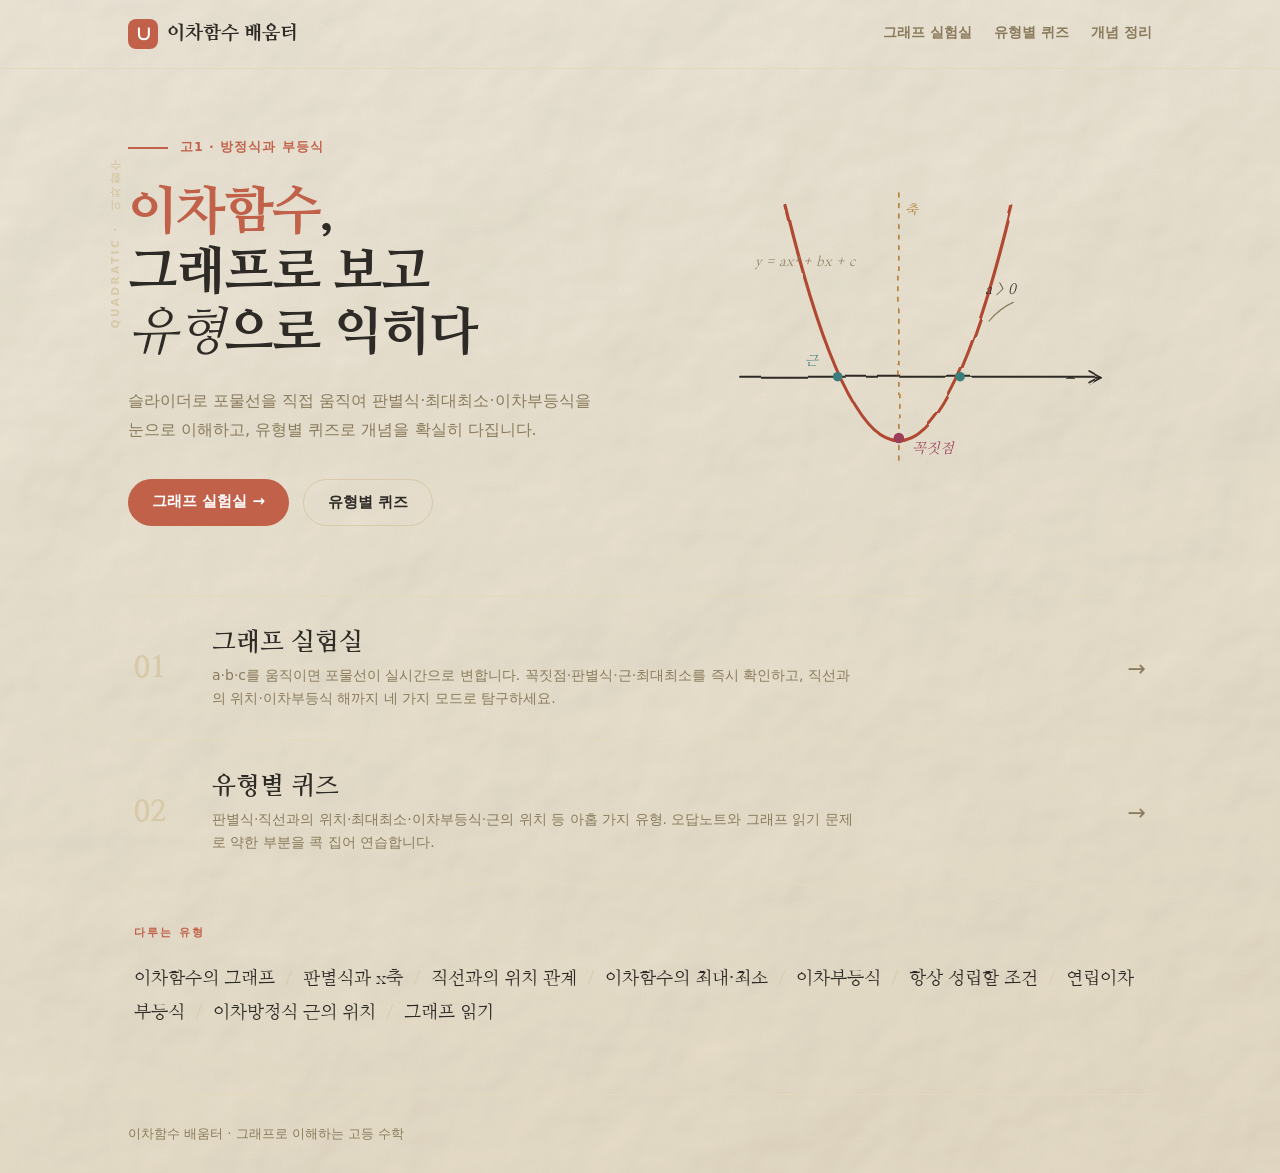
<file: index.html>
<!DOCTYPE html>
<html lang="ko">
<head>
    <meta charset="UTF-8">
    <meta name="viewport" content="width=device-width, initial-scale=1.0">
    <title>이차함수 배움터</title>
    <link rel="stylesheet" href="style.css">
</head>
<body class="home">
    <nav class="navbar">
        <div class="wrap">
            <a href="index.html" class="brand"><span class="logo">∪</span> 이차함수 배움터</a>
            <div class="nav-links">
                <a href="grapher.html">그래프 실험실</a>
                <a href="quiz.html">유형별 퀴즈</a>
                <a href="concept.html">개념 정리</a>
            </div>
        </div>
    </nav>

    <div class="wrap">
        <!-- 히어로 -->
        <section class="hero-split">
            <span class="side-label">Quadratic · 이차함수</span>

            <div class="hero-left">
                <div class="eyebrow-row"><span class="rule"></span><span class="txt">고1 · 방정식과 부등식</span></div>
                <h1><span class="hl">이차함수</span>,<br>그래프로 보고<br><em>유형</em>으로 익히다</h1>
                <p class="hero-lead">슬라이더로 포물선을 직접 움직여 판별식·최대최소·이차부등식을 눈으로 이해하고, 유형별 퀴즈로 개념을 확실히 다집니다.</p>
                <div class="hero-cta">
                    <a href="grapher.html" class="btn-solid">그래프 실험실 →</a>
                    <a href="quiz.html" class="btn-line">유형별 퀴즈</a>
                </div>
            </div>

            <div class="hero-right">
                <!-- 손그림 잉크 포물선 스케치 -->
                <svg class="sketch" viewBox="0 0 460 380" fill="none" aria-hidden="true">
                    <defs>
                        <filter id="ink" x="-20%" y="-20%" width="140%" height="140%">
                            <feTurbulence type="fractalNoise" baseFrequency="0.016" numOctaves="2" seed="7" result="n"/>
                            <feDisplacementMap in="SourceGraphic" in2="n" scale="4.5"/>
                        </filter>
                    </defs>
                    <!-- 축 + 포물선 (거친 잉크 필터) -->
                    <g filter="url(#ink)" stroke-linecap="round" fill="none">
                        <path d="M44 236 H420" stroke="#2E2A25" stroke-width="2.2"/>
                        <path d="M420 236 l-11 -6 M420 236 l-11 6" stroke="#2E2A25" stroke-width="2"/>
                        <path d="M210 44 V330" stroke="#B0792E" stroke-width="1.6" stroke-dasharray="4 7"/>
                        <path d="M92 58 Q210 548 328 58" stroke="#B14A32" stroke-width="3.4"/>
                    </g>
                    <!-- 점 -->
                    <circle cx="210" cy="300" r="5.5" fill="#9B3D5B"/>
                    <circle cx="146" cy="236" r="5" fill="#3A7D7B"/>
                    <circle cx="274" cy="236" r="5" fill="#3A7D7B"/>
                    <!-- 손글씨풍 주석 (명조 이탤릭) -->
                    <g font-family="'Nanum Myeongjo', Georgia, serif" font-style="italic">
                        <text x="224" y="316" font-size="15" fill="#9B3D5B">꼭짓점</text>
                        <text x="216" y="66" font-size="14" fill="#B0792E">축</text>
                        <text x="112" y="224" font-size="14" fill="#3A7D7B">근</text>
                        <text x="300" y="150" font-size="15" fill="#2E2A25">a &gt; 0</text>
                        <text x="60" y="120" font-size="14" fill="#8A7B5C">y = ax² + bx + c</text>
                    </g>
                    <path d="M330 158 q-14 6 -26 20" stroke="#8A7B5C" stroke-width="1.2" fill="none" filter="url(#ink)"/>
                </svg>
            </div>
        </section>

        <!-- 두 기둥 (번호 인덱스) -->
        <section class="pillars">
            <a href="grapher.html" class="pillar">
                <span class="num">01</span>
                <span class="pillar-body">
                    <h3>그래프 실험실</h3>
                    <p>a·b·c를 움직이면 포물선이 실시간으로 변합니다. 꼭짓점·판별식·근·최대최소를 즉시 확인하고, 직선과의 위치·이차부등식 해까지 네 가지 모드로 탐구하세요.</p>
                </span>
                <span class="arrow">→</span>
            </a>
            <a href="quiz.html" class="pillar">
                <span class="num">02</span>
                <span class="pillar-body">
                    <h3>유형별 퀴즈</h3>
                    <p>판별식·직선과의 위치·최대최소·이차부등식·근의 위치 등 아홉 가지 유형. 오답노트와 그래프 읽기 문제로 약한 부분을 콕 집어 연습합니다.</p>
                </span>
                <span class="arrow">→</span>
            </a>
        </section>

        <!-- 다루는 유형 -->
        <section class="types-inline">
            <span class="ti-label">다루는 유형</span>
            <p class="ti-list" id="type-chips"></p>
        </section>
    </div>

    <div class="wrap"><footer>이차함수 배움터 · 그래프로 이해하는 고등 수학</footer></div>

    <script src="questions.js"></script>
    <script>
        /* 하단 '다루는 유형' 목록을 questions.js 로부터 생성 */
        document.getElementById('type-chips').innerHTML =
            Q.order.map(id => Q.types[id].name).join('<span class="sep">/</span>');
    </script>
</body>
</html>
</file>
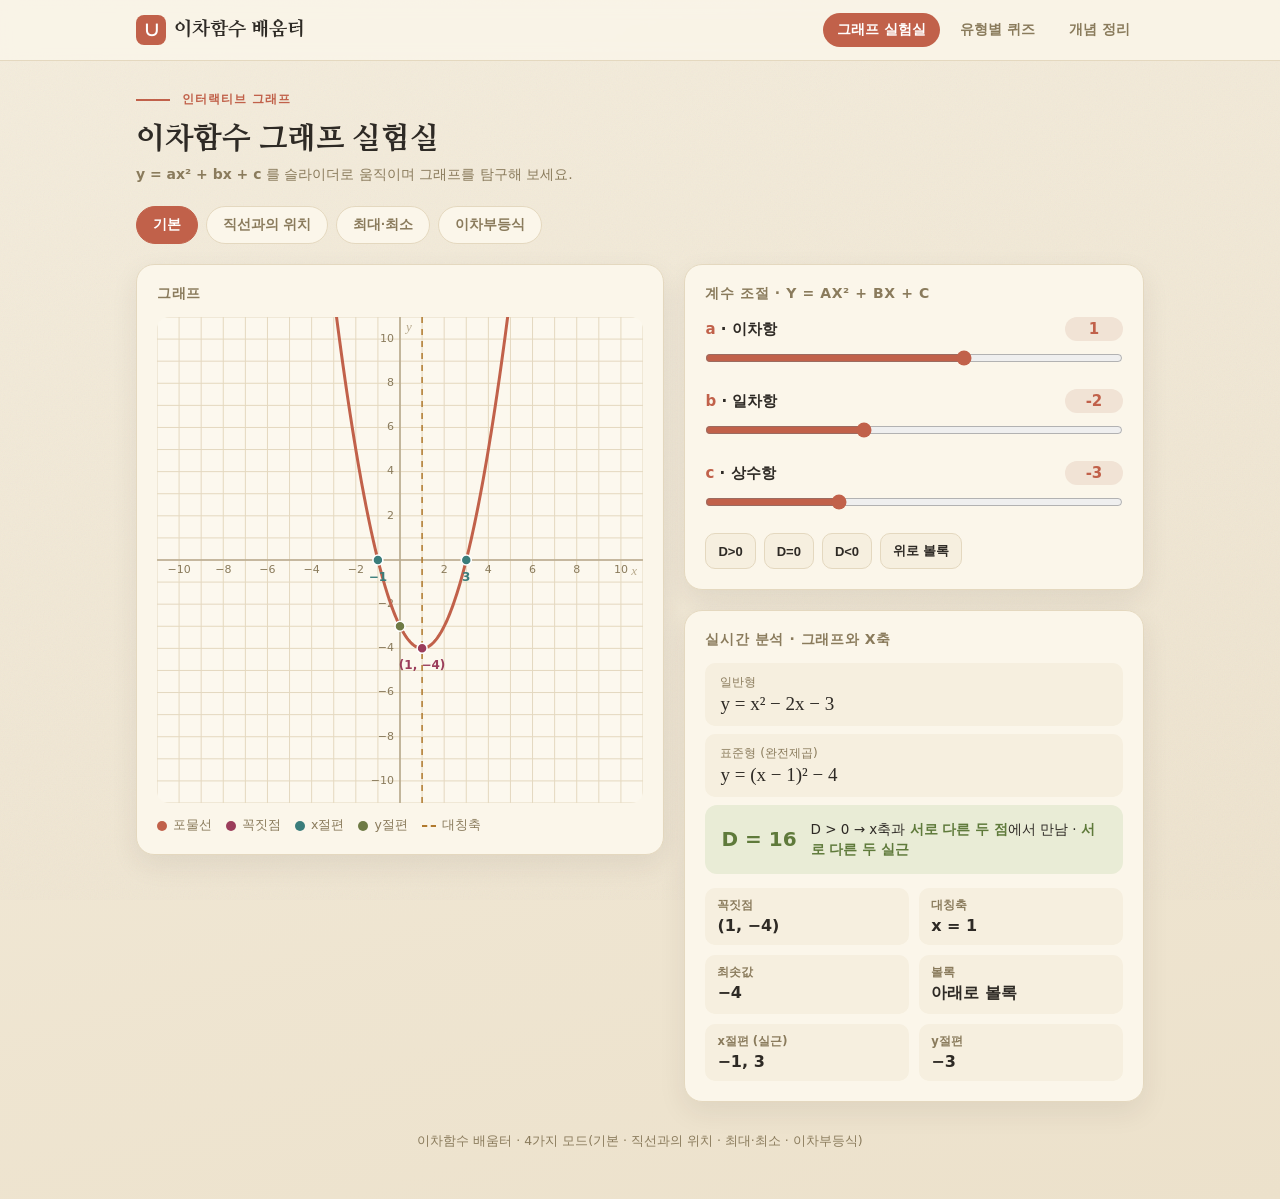
<file: grapher.html>
<!DOCTYPE html>
<html lang="ko">
<head>
<meta charset="UTF-8">
<meta name="viewport" content="width=device-width, initial-scale=1.0">
<title>이차함수 그래프 실험실</title>
<style>
    @import url('https://fonts.googleapis.com/css2?family=Nanum+Myeongjo:wght@400;700;800&display=swap');
    * { margin: 0; padding: 0; box-sizing: border-box; }
    :root {
        --bg: #F4EDDD; --card: #FBF6EA; --ink: #2E2A25; --muted: #8A7B5C; --line: #E4D8BF;
        --accent: #C1614A; --vertex: #9B3D5B; --root: #3A7D7B; --yint: #6E7A45; --axis-sym: #B0792E;
        --line-c: #3E6B8E; --xpt: #A2432F;
        --pos: #5F7A3B; --pos-bg: #E9ECD6; --zero: #B0792E; --zero-bg: #F3E8CE; --neg: #B23A32; --neg-bg: #F6E1D9;
        --serif: 'Nanum Myeongjo', Georgia, serif;
    }
    body {
        font-family: system-ui, 'Apple SD Gothic Neo', 'Malgun Gothic', sans-serif;
        background: linear-gradient(165deg, #F4EDDD 0%, #ECE1CB 100%);
        color: var(--ink); min-height: 100vh; padding: 0 0 48px;
    }
    body::before { content: ''; position: fixed; inset: 0; pointer-events: none; z-index: -1;
        background-image: url("data:image/svg+xml,%3Csvg xmlns='http://www.w3.org/2000/svg' width='140' height='140'%3E%3Cfilter id='n'%3E%3CfeTurbulence type='fractalNoise' baseFrequency='0.85' numOctaves='2' stitchTiles='stitch'/%3E%3C/filter%3E%3Crect width='100%25' height='100%25' filter='url(%23n)' opacity='0.05'/%3E%3C/svg%3E"); }
    .wrap { max-width: 1040px; margin: 0 auto; padding: 0 16px; }

    /* 상단 네비게이션 (사이트 공용) */
    .navbar { background: rgba(251,246,234,0.82); backdrop-filter: blur(8px); border-bottom: 1px solid var(--line);
        position: sticky; top: 0; z-index: 10; margin-bottom: 24px; }
    .navbar .wrap { display: flex; align-items: center; justify-content: space-between; height: 60px; }
    .brand { font-family: var(--serif); font-weight: 800; font-size: 19px; color: var(--ink); text-decoration: none; display: flex; align-items: center; gap: 8px; }
    .brand .logo { width: 30px; height: 30px; border-radius: 8px; background: var(--accent); color: #fff;
        display: grid; place-items: center; font-size: 18px; font-family: Georgia, serif; }
    .nav-links { display: flex; gap: 6px; }
    .nav-links a { text-decoration: none; color: var(--muted); font-weight: 600; font-size: 14px;
        padding: 8px 14px; border-radius: 999px; transition: all .15s ease; }
    .nav-links a:hover { color: var(--accent); background: #F1E3D5; }
    .nav-links a.active { color: #fff; background: var(--accent); }

    header { text-align: left; margin-bottom: 22px; padding-top: 6px; }
    header h1 { font-family: var(--serif); font-weight: 800; font-size: 30px; letter-spacing: -0.3px; }
    header .kicker { display: flex; align-items: center; gap: 12px; margin-bottom: 12px; }
    header .kicker .rule { width: 34px; height: 2px; background: var(--accent); }
    header .kicker span:last-child { font-size: 12px; letter-spacing: 1px; text-transform: uppercase; color: var(--accent); font-weight: 700; }
    header p { color: var(--muted); margin-top: 8px; font-size: 14px; }

    /* 모드 탭 */
    .tabs { display: flex; flex-wrap: wrap; gap: 8px; justify-content: flex-start; margin-bottom: 20px; }
    .tab {
        border: 1px solid var(--line); background: var(--card); color: var(--muted);
        padding: 9px 16px; border-radius: 999px; cursor: pointer; font-size: 14px; font-weight: 700;
        transition: all .15s ease;
    }
    .tab:hover { border-color: var(--accent); color: var(--accent); }
    .tab.active { background: var(--accent); color: #fff; border-color: var(--accent); }

    .layout { display: grid; grid-template-columns: 1fr; gap: 20px; }
    @media (min-width: 860px) { .layout { grid-template-columns: 1.15fr 1fr; align-items: start; } }

    .card { background: var(--card); border-radius: 18px; padding: 20px; border: 1px solid var(--line); box-shadow: 0 10px 28px rgba(46,42,37,0.08); }
    .card + .card { margin-top: 20px; }
    .card h2 { font-size: 14px; color: var(--muted); font-weight: 700; margin-bottom: 14px;
        text-transform: uppercase; letter-spacing: 0.6px; }

    #graph { width: 100%; aspect-ratio: 1 / 1; display: block; border-radius: 12px; background: #FCF8EE; }
    .legend { display: flex; flex-wrap: wrap; gap: 10px 14px; margin-top: 14px; font-size: 12.5px; color: var(--muted); }
    .legend span { display: inline-flex; align-items: center; gap: 6px; }
    .dot { width: 10px; height: 10px; border-radius: 50%; display: inline-block; }
    .dash { width: 14px; height: 0; border-top: 2px dashed var(--axis-sym); display: inline-block; }
    .bar { width: 12px; height: 10px; border-radius: 2px; display: inline-block; }

    .slider-row { margin-bottom: 16px; }
    .slider-row:last-child { margin-bottom: 0; }
    .slider-head { display: flex; justify-content: space-between; align-items: baseline; margin-bottom: 6px; }
    .slider-head label { font-weight: 700; font-size: 15px; }
    .slider-head .coef-name { color: var(--accent); }
    .chip { font-variant-numeric: tabular-nums; font-weight: 700; background: #F1E3D5; color: var(--accent);
        padding: 3px 12px; border-radius: 999px; font-size: 15px; min-width: 58px; text-align: center; }
    input[type=range] { width: 100%; accent-color: var(--accent); height: 22px; cursor: pointer; }

    .presets { display: flex; flex-wrap: wrap; gap: 8px; margin-top: 16px; }
    .presets button, .ineq-btns button {
        border: 1px solid var(--line); background: #F6EFDF; color: var(--ink);
        padding: 8px 12px; border-radius: 10px; cursor: pointer; font-size: 13px; font-weight: 600; transition: all .15s ease; }
    .presets button:hover, .ineq-btns button:hover { border-color: var(--accent); color: var(--accent); background: #F1E3D5; }
    .ineq-btns { display: grid; grid-template-columns: repeat(4,1fr); gap: 8px; }
    .ineq-btns button.active { background: var(--accent); color: #fff; border-color: var(--accent); }

    .mode-ctrl { display: none; }
    .hint { font-size: 12.5px; color: var(--muted); margin-top: 10px; line-height: 1.5; }

    .formula { font-family: 'Cambria Math','Times New Roman',Georgia,serif; font-size: 19px; background: #F6EFDF;
        border-radius: 10px; padding: 11px 15px; margin-bottom: 8px; overflow-x: auto; white-space: nowrap; }
    .formula .lbl { font-family: system-ui, sans-serif; font-size: 12px; color: var(--muted); display: block; margin-bottom: 2px; }

    .stat-grid { display: grid; grid-template-columns: 1fr 1fr; gap: 10px; margin-top: 14px; }
    .stat { background: #F6EFDF; border-radius: 10px; padding: 10px 12px; }
    .stat.wide { grid-column: 1 / -1; }
    .stat .k { font-size: 11.5px; color: var(--muted); font-weight: 700; }
    .stat .v { font-size: 16px; font-weight: 700; margin-top: 3px; font-variant-numeric: tabular-nums; }

    .disc { margin-top: 6px; padding: 14px 16px; border-radius: 12px; display: flex; align-items: center; gap: 14px; }
    .disc.pos { background: var(--pos-bg); } .disc.zero { background: var(--zero-bg); } .disc.neg { background: var(--neg-bg); }
    .disc .big { font-size: 20px; font-weight: 800; font-variant-numeric: tabular-nums; white-space: nowrap; }
    .disc.pos .big, .disc.pos .desc b { color: var(--pos); }
    .disc.zero .big, .disc.zero .desc b { color: var(--zero); }
    .disc.neg .big, .disc.neg .desc b { color: var(--neg); }
    .disc .desc { font-size: 13.5px; line-height: 1.5; }

    .sol { margin-top: 6px; padding: 16px; border-radius: 12px; background: #F1E3D5; text-align: center; }
    .sol .k { font-size: 12px; color: var(--muted); font-weight: 700; }
    .sol .v { font-size: 22px; font-weight: 800; color: var(--accent); margin-top: 6px; font-variant-numeric: tabular-nums; }

    .warn { margin-top: 12px; padding: 12px 16px; border-radius: 10px; background: var(--zero-bg);
        color: var(--zero); font-weight: 700; font-size: 14px; }

    footer { text-align: center; color: var(--muted); font-size: 12.5px; margin-top: 28px; line-height: 1.7; }
</style>
</head>
<body>
<nav class="navbar">
    <div class="wrap">
        <a href="index.html" class="brand"><span class="logo">∪</span> 이차함수 배움터</a>
        <div class="nav-links">
            <a href="grapher.html" class="active">그래프 실험실</a>
            <a href="quiz.html">유형별 퀴즈</a>
            <a href="concept.html">개념 정리</a>
        </div>
    </div>
</nav>
<div class="wrap">
    <header>
        <div class="kicker"><span class="rule"></span><span>인터랙티브 그래프</span></div>
        <h1>이차함수 그래프 실험실</h1>
        <p><b>y = ax² + bx + c</b> 를 슬라이더로 움직이며 그래프를 탐구해 보세요.</p>
    </header>

    <div class="tabs" id="tabs">
        <button class="tab active" data-mode="basic">기본</button>
        <button class="tab" data-mode="line">직선과의 위치</button>
        <button class="tab" data-mode="minmax">최대·최소</button>
        <button class="tab" data-mode="ineq">이차부등식</button>
    </div>

    <div class="layout">
        <!-- 왼쪽: 그래프 -->
        <div class="card">
            <h2>그래프</h2>
            <canvas id="graph"></canvas>
            <div class="legend" id="legend"></div>
        </div>

        <!-- 오른쪽: 컨트롤 + 정보 -->
        <div>
            <div class="card">
                <h2>계수 조절 · y = ax² + bx + c</h2>
                <div class="slider-row">
                    <div class="slider-head"><label><span class="coef-name">a</span> · 이차항</label><span class="chip" id="chip-a">1</span></div>
                    <input type="range" id="a" min="-4" max="4" step="0.5" value="1">
                </div>
                <div class="slider-row">
                    <div class="slider-head"><label><span class="coef-name">b</span> · 일차항</label><span class="chip" id="chip-b">-2</span></div>
                    <input type="range" id="b" min="-8" max="8" step="0.5" value="-2">
                </div>
                <div class="slider-row">
                    <div class="slider-head"><label><span class="coef-name">c</span> · 상수항</label><span class="chip" id="chip-c">-3</span></div>
                    <input type="range" id="c" min="-8" max="8" step="0.5" value="-3">
                </div>
                <div class="presets">
                    <button data-a="1" data-b="-2" data-c="-3">D&gt;0</button>
                    <button data-a="1" data-b="-2" data-c="1">D=0</button>
                    <button data-a="1" data-b="0" data-c="2">D&lt;0</button>
                    <button data-a="-1" data-b="2" data-c="1">위로 볼록</button>
                </div>

                <!-- 직선 모드 컨트롤 -->
                <div class="mode-ctrl" id="ctrl-line" style="margin-top:18px;border-top:1px solid var(--line);padding-top:16px">
                    <div class="slider-row">
                        <div class="slider-head"><label style="color:var(--line-c)">m · 직선 기울기</label><span class="chip" id="chip-m" style="background:#E1EAF0;color:#2F5A78">1</span></div>
                        <input type="range" id="m" min="-6" max="6" step="0.5" value="1" style="accent-color:var(--line-c)">
                    </div>
                    <div class="slider-row">
                        <div class="slider-head"><label style="color:var(--line-c)">n · 직선 y절편</label><span class="chip" id="chip-n" style="background:#E1EAF0;color:#2F5A78">0</span></div>
                        <input type="range" id="n" min="-8" max="8" step="0.5" value="0" style="accent-color:var(--line-c)">
                    </div>
                    <p class="hint">직선 <b>y = mx + n</b> 과 포물선의 교점은 <b>ax²+(b−m)x+(c−n)=0</b> 의 실근. 판별식 D′ 로 위치 관계가 결정됩니다.</p>
                </div>

                <!-- 최대·최소 모드 컨트롤 -->
                <div class="mode-ctrl" id="ctrl-minmax" style="margin-top:18px;border-top:1px solid var(--line);padding-top:16px">
                    <div class="slider-row">
                        <div class="slider-head"><label>α · 구간 왼쪽 끝</label><span class="chip" id="chip-alpha">-1</span></div>
                        <input type="range" id="alpha" min="-8" max="8" step="0.5" value="-1">
                    </div>
                    <div class="slider-row">
                        <div class="slider-head"><label>β · 구간 오른쪽 끝</label><span class="chip" id="chip-beta">3</span></div>
                        <input type="range" id="beta" min="-8" max="8" step="0.5" value="3">
                    </div>
                    <p class="hint">구간 <b>α ≤ x ≤ β</b> 에서의 최댓값·최솟값. 꼭짓점이 구간 안/밖인지에 따라 값이 달라집니다.</p>
                </div>

                <!-- 이차부등식 모드 컨트롤 -->
                <div class="mode-ctrl" id="ctrl-ineq" style="margin-top:18px;border-top:1px solid var(--line);padding-top:16px">
                    <div class="ineq-btns" id="ineq-btns">
                        <button data-type="gt" class="active">&gt; 0</button>
                        <button data-type="ge">≥ 0</button>
                        <button data-type="lt">&lt; 0</button>
                        <button data-type="le">≤ 0</button>
                    </div>
                    <p class="hint">부등식을 만족하는 <b>x의 범위</b>가 그래프에 색칠됩니다. (a·판별식·등호에 따라 해가 달라짐)</p>
                </div>
            </div>

            <div class="card">
                <h2 id="analysis-title">실시간 분석</h2>
                <div id="analysis"></div>
            </div>
        </div>
    </div>

    <footer>이차함수 배움터 · 4가지 모드(기본 · 직선과의 위치 · 최대·최소 · 이차부등식)</footer>
</div>

<script>
/* ============================================================
   이차함수 그래프 실험실
   ============================================================ */
const canvas = document.getElementById('graph');
const ctx = canvas.getContext('2d');

/* ---- 상태 ---- */
let a = 1, b = -2, c = -3;   // 포물선
let m = 1, n = 0;            // 직선
let alpha = -1, beta = 3;    // 구간
let ineqType = 'gt';         // 부등식 종류
let mode = 'basic';

const f = x => a * x * x + b * x + c;

const VIEW = 11;
let W, H, cx, cy, ppu;

/* ---- 유틸 ---- */
function fmt(v) {
    const r = Math.sign(v) * Math.round(Math.abs(v) * 100) / 100;
    if (Object.is(r, -0) || r === 0) return '0';
    return String(r);
}
const minus = s => String(s).replace(/-/g, '−');

/* ---- 캔버스(레티나) ---- */
function resize() {
    const dpr = window.devicePixelRatio || 1;
    const size = canvas.clientWidth;
    W = size; H = size;
    canvas.width = size * dpr; canvas.height = size * dpr;
    ctx.setTransform(dpr, 0, 0, dpr, 0, 0);
    cx = W / 2; cy = H / 2;
    ppu = (Math.min(W, H) / 2) / VIEW;
    draw();
}
const wx = x => cx + x * ppu;
const wy = y => cy - y * ppu;
const visL = () => (0 - cx) / ppu;
const visR = () => (W - cx) / ppu;

/* ---- 그리드 & 축 ---- */
function drawGrid() {
    const xmin = Math.ceil(-cx / ppu), xmax = Math.floor((W - cx) / ppu);
    const ymin = Math.ceil(-(H - cy) / ppu), ymax = Math.floor(cy / ppu);
    ctx.lineWidth = 1; ctx.strokeStyle = '#E4D8BF';
    for (let i = xmin; i <= xmax; i++) { ctx.beginPath(); ctx.moveTo(wx(i), 0); ctx.lineTo(wx(i), H); ctx.stroke(); }
    for (let j = ymin; j <= ymax; j++) { ctx.beginPath(); ctx.moveTo(0, wy(j)); ctx.lineTo(W, wy(j)); ctx.stroke(); }
    ctx.lineWidth = 1.6; ctx.strokeStyle = '#B7A98C';
    ctx.beginPath(); ctx.moveTo(0, cy); ctx.lineTo(W, cy); ctx.stroke();
    ctx.beginPath(); ctx.moveTo(cx, 0); ctx.lineTo(cx, H); ctx.stroke();
    ctx.fillStyle = '#8A7B5C'; ctx.font = '11px system-ui';
    ctx.textAlign = 'center'; ctx.textBaseline = 'top';
    for (let i = xmin; i <= xmax; i++) if (i !== 0 && i % 2 === 0) ctx.fillText(minus(i), wx(i), cy + 5);
    ctx.textAlign = 'right'; ctx.textBaseline = 'middle';
    for (let j = ymin; j <= ymax; j++) if (j !== 0 && j % 2 === 0) ctx.fillText(minus(j), cx - 6, wy(j));
    ctx.fillStyle = '#B7A98C'; ctx.font = 'italic 13px Georgia';
    ctx.textAlign = 'right'; ctx.textBaseline = 'top'; ctx.fillText('x', W - 6, cy + 5);
    ctx.textAlign = 'left'; ctx.fillText('y', cx + 6, 4);
}

/* ---- 포물선 (전체/부분) ---- */
function drawCurve(color, width, xlo, xhi) {
    const lo = xlo === undefined ? visL() : Math.max(xlo, visL());
    const hi = xhi === undefined ? visR() : Math.min(xhi, visR());
    if (hi < lo) return;
    ctx.lineWidth = width; ctx.strokeStyle = color; ctx.lineJoin = 'round';
    ctx.beginPath();
    let started = false;
    for (let px = Math.floor(wx(lo)); px <= Math.ceil(wx(hi)); px++) {
        const x = (px - cx) / ppu;
        if (x < lo || x > hi) continue;
        const py = wy(f(x));
        if (!started) { ctx.moveTo(px, py); started = true; } else ctx.lineTo(px, py);
    }
    ctx.stroke();
}

/* ---- 마커 ---- */
function marker(x, y, color, label, dy) {
    const px = wx(x), py = wy(y);
    ctx.fillStyle = color; ctx.beginPath(); ctx.arc(px, py, 5, 0, Math.PI * 2); ctx.fill();
    ctx.strokeStyle = '#fff'; ctx.lineWidth = 1.5; ctx.stroke();
    if (label) {
        ctx.fillStyle = color; ctx.font = '700 12px system-ui';
        ctx.textAlign = 'center'; ctx.textBaseline = 'middle';
        ctx.fillText(label, px, py + (dy || -14));
    }
}
function markerOpen(x, y, color) {
    const px = wx(x), py = wy(y);
    ctx.fillStyle = '#fff'; ctx.strokeStyle = color; ctx.lineWidth = 2.5;
    ctx.beginPath(); ctx.arc(px, py, 5, 0, Math.PI * 2); ctx.fill(); ctx.stroke();
}
function vline(x, color, dash) {
    ctx.save(); if (dash) ctx.setLineDash(dash);
    ctx.lineWidth = 1.5; ctx.strokeStyle = color;
    ctx.beginPath(); ctx.moveTo(wx(x), 0); ctx.lineTo(wx(x), H); ctx.stroke(); ctx.restore();
}

/* ============================================================
   이차부등식 해 계산
   ============================================================ */
function solveIneq(a, b, c, type) {
    const D = b * b - 4 * a * c;
    const eq = (type === 'ge' || type === 'le');
    const wantPos = (type === 'gt' || type === 'ge');
    const INF = 1e9;
    if (D > 0) {
        const s = Math.sqrt(D);
        let r1 = (-b - s) / (2 * a), r2 = (-b + s) / (2 * a);
        if (r1 > r2) { const t = r1; r1 = r2; r2 = t; }
        const posOutside = a > 0;              // a>0 이면 근 바깥에서 f>0
        const takeOutside = (wantPos === posOutside);
        const lt = eq ? '≤' : '<', gt = eq ? '≥' : '>';
        if (takeOutside)
            return { text: `x ${lt} ${minus(fmt(r1))} 또는 x ${gt} ${minus(fmt(r2))}`, bands: [[-INF, r1], [r2, INF]], marks: [{ x: r1, closed: eq }, { x: r2, closed: eq }] };
        return { text: `${minus(fmt(r1))} ${lt} x ${lt} ${minus(fmt(r2))}`, bands: [[r1, r2]], marks: [{ x: r1, closed: eq }, { x: r2, closed: eq }] };
    }
    if (D === 0) {
        const r = -b / (2 * a);
        const posSide = a > 0;                 // a>0: f≥0 (근에서만 0)
        if (wantPos === posSide) {
            if (eq) return { text: '모든 실수', bands: [[-INF, INF]], marks: [] };
            return { text: `${minus(fmt(r))} 이 아닌 모든 실수`, bands: [[-INF, r], [r, INF]], marks: [{ x: r, closed: false }] };
        } else {
            if (eq) return { text: `x = ${minus(fmt(r))}`, bands: [], marks: [{ x: r, closed: true }] };
            return { text: '해가 없다', bands: [], marks: [] };
        }
    }
    // D < 0 : 부호 일정 (= sign a)
    const holds = (wantPos === (a > 0));
    return holds ? { text: '모든 실수', bands: [[-INF, INF]], marks: [] } : { text: '해가 없다', bands: [], marks: [] };
}

/* ============================================================
   문자열 빌더
   ============================================================ */
function generalStr(a, b, c) {
    let s = (a === 1 ? 'x²' : a === -1 ? '−x²' : minus(fmt(a)) + 'x²');
    if (b !== 0) s += (b > 0 ? ' + ' : ' − ') + (Math.abs(b) === 1 ? '' : fmt(Math.abs(b))) + 'x';
    if (c !== 0) s += (c > 0 ? ' + ' : ' − ') + fmt(Math.abs(c));
    return s;
}
function standardStr(a, p, q) {
    let s = 'y = ' + (a === 1 ? '' : a === -1 ? '−' : minus(fmt(a)));
    if (fmt(p) === '0') s += 'x²';
    else s += '(x ' + (p > 0 ? '− ' + fmt(p) : '+ ' + fmt(-p)) + ')²';
    if (fmt(q) !== '0') s += (q > 0 ? ' + ' : ' − ') + fmt(Math.abs(q));
    return s;
}
function lineStr(m, n) {
    if (m === 0) return 'y = ' + (n === 0 ? '0' : minus(fmt(n)));
    let s = 'y = ' + (m === 1 ? 'x' : m === -1 ? '−x' : minus(fmt(m)) + 'x');
    if (n !== 0) s += (n > 0 ? ' + ' : ' − ') + fmt(Math.abs(n));
    return s;
}
function combinedStr(a, B, C) {
    let s = (a === 1 ? 'x²' : a === -1 ? '−x²' : minus(fmt(a)) + 'x²');
    if (B !== 0) s += (B > 0 ? ' + ' : ' − ') + (Math.abs(B) === 1 ? '' : fmt(Math.abs(B))) + 'x';
    if (C !== 0) s += (C > 0 ? ' + ' : ' − ') + fmt(Math.abs(C));
    return s + ' = 0';
}
function discBadge(label, val, desc) {
    const cls = val > 0 ? 'pos' : val === 0 ? 'zero' : 'neg';
    return `<div class="disc ${cls}"><div class="big">${label} = ${minus(fmt(val))}</div><div class="desc">${desc}</div></div>`;
}

/* ============================================================
   그리기 (모드별)
   ============================================================ */
function draw() {
    ctx.clearRect(0, 0, W, H);
    drawGrid();
    const isQuad = Math.abs(a) > 1e-9;

    if (isQuad && mode === 'ineq') {
        const sol = solveIneq(a, b, c, ineqType);
        ctx.fillStyle = 'rgba(178,58,50,0.10)';
        for (const [lo, hi] of sol.bands) {
            const x0 = Math.max(lo, visL()), x1 = Math.min(hi, visR());
            if (x1 > x0) ctx.fillRect(wx(x0), 0, wx(x1) - wx(x0), H);
        }
    }
    if (isQuad && mode === 'minmax') {
        const lo = Math.min(alpha, beta), hi = Math.max(alpha, beta);
        ctx.fillStyle = 'rgba(193,97,74,0.10)';
        ctx.fillRect(wx(lo), 0, wx(hi) - wx(lo), H);
        vline(lo, '#D8B48F', [5, 5]); vline(hi, '#D8B48F', [5, 5]);
    }

    drawCurve('#C1614A', 3);   // 기본 포물선

    if (!isQuad) { updatePanel(false); return; }

    if (mode === 'basic') {
        const p = -b / (2 * a), q = c - (b * b) / (4 * a), D = b * b - 4 * a * c;
        vline(p, '#B0792E', [6, 6]);
        if (D >= 0) {
            const s = Math.sqrt(D), r1 = (-b - s) / (2 * a), r2 = (-b + s) / (2 * a);
            marker(r1, 0, '#3A7D7B', minus(fmt(r1)), 18);
            if (D > 0) marker(r2, 0, '#3A7D7B', minus(fmt(r2)), 18);
        }
        marker(0, c, '#6E7A45', null);
        marker(p, q, '#9B3D5B', '(' + minus(fmt(p)) + ', ' + minus(fmt(q)) + ')', a > 0 ? 18 : -14);
    }
    else if (mode === 'line') {
        // 직선
        ctx.lineWidth = 2.5; ctx.strokeStyle = '#3E6B8E';
        ctx.beginPath(); ctx.moveTo(wx(visL()), wy(m * visL() + n)); ctx.lineTo(wx(visR()), wy(m * visR() + n)); ctx.stroke();
        // 교점
        const A = a, B = b - m, C = c - n, D = B * B - 4 * A * C;
        if (D >= 0) {
            const s = Math.sqrt(D), x1 = (-B - s) / (2 * A), x2 = (-B + s) / (2 * A);
            marker(x1, f(x1), '#A2432F', null);
            if (D > 0) marker(x2, f(x2), '#A2432F', null);
        }
    }
    else if (mode === 'minmax') {
        const lo = Math.min(alpha, beta), hi = Math.max(alpha, beta);
        const p = -b / (2 * a);
        const cand = [{ x: lo, y: f(lo) }, { x: hi, y: f(hi) }];
        if (p >= lo && p <= hi) cand.push({ x: p, y: f(p) });
        let mx = cand[0], mn = cand[0];
        for (const c2 of cand) { if (c2.y > mx.y) mx = c2; if (c2.y < mn.y) mn = c2; }
        drawCurve('#C1614A', 4, lo, hi);   // 구간 강조
        marker(mx.x, mx.y, '#9B3D5B', '최대', -14);
        marker(mn.x, mn.y, '#3A7D7B', '최소', 18);
    }
    else if (mode === 'ineq') {
        const sol = solveIneq(a, b, c, ineqType);
        for (const [lo, hi] of sol.bands) drawCurve('#B23A32', 4, lo, hi);
        for (const mk of sol.marks) { if (mk.closed) marker(mk.x, 0, '#B23A32', null); else markerOpen(mk.x, 0, '#B23A32'); }
    }
    updatePanel(true);
}

/* ============================================================
   정보 패널
   ============================================================ */
function updatePanel(isQuad) {
    const box = document.getElementById('analysis');
    const title = document.getElementById('analysis-title');
    updateLegend();
    if (!isQuad) {
        title.textContent = '실시간 분석';
        box.innerHTML = `<div class="warn">⚠ a = 0 이면 이차함수가 아니에요 (직선이 됩니다). a 를 0이 아닌 값으로 옮겨 보세요.</div>`;
        return;
    }
    const p = -b / (2 * a), q = c - (b * b) / (4 * a), D = b * b - 4 * a * c;
    const formulas = `<div class="formula"><span class="lbl">일반형</span>y = ${generalStr(a, b, c)}</div>
        <div class="formula"><span class="lbl">표준형 (완전제곱)</span>${standardStr(a, p, q)}</div>`;

    if (mode === 'basic') {
        title.textContent = '실시간 분석 · 그래프와 x축';
        const desc = D > 0 ? 'D &gt; 0 → x축과 <b>서로 다른 두 점</b>에서 만남 · <b>서로 다른 두 실근</b>'
            : D === 0 ? 'D = 0 → x축에 <b>접한다</b> · <b>중근</b>'
            : 'D &lt; 0 → x축과 <b>만나지 않음</b> · <b>서로 다른 두 허근</b>';
        let roots;
        if (D > 0) { const s = Math.sqrt(D); roots = [(-b - s) / (2 * a), (-b + s) / (2 * a)].sort((x, y) => x - y).map(v => minus(fmt(v))).join(', '); }
        else if (D === 0) roots = minus(fmt(p)) + ' (중근)';
        else roots = minus(fmt(-b / (2 * a))) + ' ± ' + fmt(Math.sqrt(-D) / (2 * Math.abs(a))) + 'i';
        box.innerHTML = formulas + discBadge('D', D, desc) + `<div class="stat-grid">
            <div class="stat"><div class="k">꼭짓점</div><div class="v">(${minus(fmt(p))}, ${minus(fmt(q))})</div></div>
            <div class="stat"><div class="k">대칭축</div><div class="v">x = ${minus(fmt(p))}</div></div>
            <div class="stat"><div class="k">${a > 0 ? '최솟값' : '최댓값'}</div><div class="v">${minus(fmt(q))}</div></div>
            <div class="stat"><div class="k">볼록</div><div class="v">${a > 0 ? '아래로 볼록' : '위로 볼록'}</div></div>
            <div class="stat"><div class="k">x절편 (실근)</div><div class="v">${roots}</div></div>
            <div class="stat"><div class="k">y절편</div><div class="v">${minus(fmt(c))}</div></div></div>`;
    }
    else if (mode === 'line') {
        title.textContent = '실시간 분석 · 직선과의 위치 관계';
        const A = a, B = b - m, C = c - n, D2 = B * B - 4 * A * C;
        const desc = D2 > 0 ? "D′ &gt; 0 → <b>서로 다른 두 점</b>에서 만난다"
            : D2 === 0 ? "D′ = 0 → <b>한 점에서 만난다 (접한다)</b>"
            : "D′ &lt; 0 → <b>만나지 않는다</b>";
        let pts;
        if (D2 > 0) { const s = Math.sqrt(D2), x1 = (-B - s) / (2 * A), x2 = (-B + s) / (2 * A);
            const lo = Math.min(x1, x2), hi = Math.max(x1, x2);
            pts = `(${minus(fmt(lo))}, ${minus(fmt(f(lo)))}), (${minus(fmt(hi))}, ${minus(fmt(f(hi)))})`; }
        else if (D2 === 0) { const x1 = -B / (2 * A); pts = `(${minus(fmt(x1))}, ${minus(fmt(f(x1)))}) · 접점`; }
        else pts = '없음';
        box.innerHTML = formulas +
            `<div class="formula"><span class="lbl">직선</span>${lineStr(m, n)}</div>
             <div class="formula"><span class="lbl">교점 방정식 (연립)</span>${combinedStr(A, B, C)}</div>` +
            discBadge('D′', D2, desc) +
            `<div class="stat-grid"><div class="stat wide"><div class="k">교점 좌표</div><div class="v">${pts}</div></div></div>`;
    }
    else if (mode === 'minmax') {
        title.textContent = '실시간 분석 · 구간에서의 최대·최소';
        const lo = Math.min(alpha, beta), hi = Math.max(alpha, beta);
        const cand = [{ x: lo, y: f(lo) }, { x: hi, y: f(hi) }];
        const pIn = (p >= lo && p <= hi);
        if (pIn) cand.push({ x: p, y: f(p) });
        let mx = cand[0], mn = cand[0];
        for (const c2 of cand) { if (c2.y > mx.y) mx = c2; if (c2.y < mn.y) mn = c2; }
        const note = pIn ? `꼭짓점 x = ${minus(fmt(p))} 이 구간 <b>안</b>에 있음 → ${a > 0 ? '최솟값' : '최댓값'}은 꼭짓점에서`
            : `꼭짓점 x = ${minus(fmt(p))} 이 구간 <b>밖</b>에 있음 → 양 끝점에서 최대·최소`;
        box.innerHTML = formulas +
            `<div class="formula"><span class="lbl">구간</span>${minus(fmt(lo))} ≤ x ≤ ${minus(fmt(hi))}</div>
             <div class="stat-grid">
             <div class="stat"><div class="k" style="color:var(--vertex)">최댓값</div><div class="v">${minus(fmt(mx.y))} <span style="font-size:12px;color:var(--muted)">(x=${minus(fmt(mx.x))})</span></div></div>
             <div class="stat"><div class="k" style="color:var(--root)">최솟값</div><div class="v">${minus(fmt(mn.y))} <span style="font-size:12px;color:var(--muted)">(x=${minus(fmt(mn.x))})</span></div></div>
             <div class="stat wide"><div class="k">경우</div><div class="v" style="font-size:13.5px;font-weight:600;line-height:1.5">${note}</div></div></div>`;
    }
    else if (mode === 'ineq') {
        title.textContent = '실시간 분석 · 이차부등식의 해';
        const sym = { gt: '&gt; 0', ge: '≥ 0', lt: '&lt; 0', le: '≤ 0' }[ineqType];
        const sol = solveIneq(a, b, c, ineqType);
        const desc = D > 0 ? 'D &gt; 0 · 서로 다른 두 실근' : D === 0 ? 'D = 0 · 중근' : 'D &lt; 0 · 실근 없음';
        box.innerHTML = formulas +
            `<div class="formula"><span class="lbl">부등식</span>${generalStr(a, b, c)} ${sym}</div>
             <div class="sol"><div class="k">해</div><div class="v">${sol.text}</div></div>` +
            discBadge('D', D, desc);
    }
}

/* 범례 (모드별) */
function updateLegend() {
    const L = document.getElementById('legend');
    const item = (color, label, shape) =>
        `<span><i class="${shape || 'dot'}" style="${shape === 'dash' ? '' : 'background:' + color}"></i>${label}</span>`;
    let h = `<span><i class="dot" style="background:var(--accent)"></i>포물선</span>`;
    if (mode === 'basic') h += item('var(--vertex)', '꼭짓점') + item('var(--root)', 'x절편') + item('var(--yint)', 'y절편') + `<span><i class="dash"></i>대칭축</span>`;
    else if (mode === 'line') h += `<span><i class="bar" style="background:var(--line-c)"></i>직선 y=mx+n</span>` + item('var(--xpt)', '교점');
    else if (mode === 'minmax') h += `<span><i class="bar" style="background:#E3CBB0"></i>구간 [α,β]</span>` + item('var(--vertex)', '최대') + item('var(--root)', '최소');
    else if (mode === 'ineq') h += `<span><i class="bar" style="background:#EBC7BC"></i>해 영역</span>` + item('var(--neg)', '만족 구간');
    L.innerHTML = h;
}

/* ============================================================
   입력 연결
   ============================================================ */
function bind(id, setter) {
    const el = document.getElementById(id), chip = document.getElementById('chip-' + id);
    el.addEventListener('input', () => { setter(parseFloat(el.value)); if (chip) chip.textContent = minus(el.value); draw(); });
}
bind('a', v => a = v); bind('b', v => b = v); bind('c', v => c = v);
bind('m', v => m = v); bind('n', v => n = v);
bind('alpha', v => alpha = v); bind('beta', v => beta = v);

document.querySelectorAll('.presets button').forEach(btn => btn.addEventListener('click', () => {
    a = parseFloat(btn.dataset.a); b = parseFloat(btn.dataset.b); c = parseFloat(btn.dataset.c);
    ['a', 'b', 'c'].forEach(id => { const el = document.getElementById(id); el.value = { a, b, c }[id]; document.getElementById('chip-' + id).textContent = minus(el.value); });
    draw();
}));

document.getElementById('ineq-btns').addEventListener('click', e => {
    if (e.target.tagName !== 'BUTTON') return;
    ineqType = e.target.dataset.type;
    document.querySelectorAll('#ineq-btns button').forEach(b2 => b2.classList.toggle('active', b2 === e.target));
    draw();
});

/* 모드 탭 */
document.getElementById('tabs').addEventListener('click', e => {
    if (!e.target.classList.contains('tab')) return;
    mode = e.target.dataset.mode;
    document.querySelectorAll('.tab').forEach(t => t.classList.toggle('active', t === e.target));
    document.querySelectorAll('.mode-ctrl').forEach(el => el.style.display = 'none');
    const ctrl = document.getElementById('ctrl-' + mode);
    if (ctrl) ctrl.style.display = 'block';
    draw();
});

window.addEventListener('resize', resize);
resize();
</script>
</body>
</html>
</file>
<file: style.css>
/* ============================================================
   이차함수 배움터 - 공용 스타일 (따뜻한 종이 · 에디토리얼)
   ============================================================ */
@import url('https://fonts.googleapis.com/css2?family=Nanum+Myeongjo:wght@400;700;800&display=swap');

* { margin: 0; padding: 0; box-sizing: border-box; }

:root {
    --paper: #F4EDDD; --paper-2: #ECE1CB;
    --card: #FBF6EA; --ink: #2E2A25; --muted: #8A7B5C; --line: #E4D8BF; --line-2: #D8C9A8;
    --accent: #C1614A; --accent-2: #A2432F; --accent-soft: #F1E3D5;
    --olive: #6E7A45; --plum: #9B3D5B;
    --pos: #5F7A3B; --pos-bg: #E9ECD6;
    --neg: #B23A32; --neg-bg: #F6E1D9;
    --serif: 'Nanum Myeongjo', Georgia, 'Times New Roman', serif;
}

body {
    font-family: system-ui, 'Apple SD Gothic Neo', 'Malgun Gothic', sans-serif;
    background: linear-gradient(165deg, var(--paper) 0%, var(--paper-2) 100%);
    color: var(--ink); min-height: 100vh;
}
body::before {
    content: ''; position: fixed; inset: 0; pointer-events: none; z-index: -1;
    background-image: url("data:image/svg+xml,%3Csvg xmlns='http://www.w3.org/2000/svg' width='140' height='140'%3E%3Cfilter id='n'%3E%3CfeTurbulence type='fractalNoise' baseFrequency='0.85' numOctaves='2' stitchTiles='stitch'/%3E%3C/filter%3E%3Crect width='100%25' height='100%25' filter='url(%23n)' opacity='0.05'/%3E%3C/svg%3E");
}

/* 홈화면 - 구겨진 종이 질감 (주름 명암 + 미세 결) */
body.home {
    background-color: #EFE5CE;
    background-image:
        url("data:image/svg+xml,%3Csvg xmlns='http://www.w3.org/2000/svg' width='170' height='170'%3E%3Cfilter id='pg'%3E%3CfeTurbulence type='fractalNoise' baseFrequency='0.9' numOctaves='2' stitchTiles='stitch'/%3E%3CfeColorMatrix type='saturate' values='0'/%3E%3CfeComponentTransfer%3E%3CfeFuncR type='linear' slope='0.14' intercept='0.86'/%3E%3CfeFuncG type='linear' slope='0.14' intercept='0.86'/%3E%3CfeFuncB type='linear' slope='0.14' intercept='0.86'/%3E%3C/feComponentTransfer%3E%3C/filter%3E%3Crect width='100%25' height='100%25' filter='url(%23pg)'/%3E%3C/svg%3E"),
        url("data:image/svg+xml,%3Csvg xmlns='http://www.w3.org/2000/svg' width='700' height='700'%3E%3Cfilter id='cr'%3E%3CfeTurbulence type='fractalNoise' baseFrequency='0.013' numOctaves='4' seed='6' result='n'/%3E%3CfeDiffuseLighting in='n' lighting-color='%23ffffff' surfaceScale='2.6' diffuseConstant='1' result='l'%3E%3CfeDistantLight azimuth='235' elevation='56'/%3E%3C/feDiffuseLighting%3E%3CfeColorMatrix in='l' type='saturate' values='0'/%3E%3CfeComponentTransfer%3E%3CfeFuncR type='linear' slope='0.6' intercept='0.42'/%3E%3CfeFuncG type='linear' slope='0.6' intercept='0.42'/%3E%3CfeFuncB type='linear' slope='0.6' intercept='0.42'/%3E%3C/feComponentTransfer%3E%3C/filter%3E%3Crect width='100%25' height='100%25' filter='url(%23cr)'/%3E%3C/svg%3E"),
        linear-gradient(165deg, #F4EDDD 0%, #ECE1CB 100%);
    background-size: 170px 170px, cover, cover;
    background-repeat: repeat, no-repeat, no-repeat;
    background-blend-mode: multiply, multiply, normal;
}
body.home::before { display: none; }   /* 기본 미세 노이즈는 끔 (질감 이중 적용 방지) */

.wrap { max-width: 1080px; margin: 0 auto; padding: 0 28px; }
@media (max-width: 560px) { .wrap { padding: 0 20px; } }

/* ============================================================
   상단 네비게이션
   ============================================================ */
.navbar { border-bottom: 1px solid var(--line); background: transparent; }
.navbar .wrap { display: flex; align-items: center; justify-content: space-between; height: 68px; }
.brand { font-family: var(--serif); font-weight: 800; font-size: 19px; color: var(--ink); text-decoration: none; display: flex; align-items: center; gap: 9px; }
.brand .logo { width: 30px; height: 30px; border-radius: 8px; background: var(--accent); color: #fff;
    display: grid; place-items: center; font-size: 18px; font-family: Georgia, serif; }
.nav-links { display: flex; gap: 22px; }
.nav-links a { text-decoration: none; color: var(--muted); font-weight: 600; font-size: 14px; padding: 4px 0;
    border-bottom: 2px solid transparent; transition: all .15s ease; }
.nav-links a:hover { color: var(--accent); }
.nav-links a.active { color: var(--ink); border-bottom-color: var(--accent); }

/* ============================================================
   랜딩 - 히어로 (비대칭 에디토리얼)
   ============================================================ */
.hero-split { position: relative; display: grid; grid-template-columns: 1.05fr 0.95fr; gap: 40px;
    align-items: center; padding: 70px 0 40px; }
.side-label { position: absolute; left: -20px; top: 96px; writing-mode: vertical-rl; transform: rotate(180deg);
    font-size: 10.5px; letter-spacing: 2.5px; color: var(--line-2); text-transform: uppercase; font-weight: 700; }

.eyebrow-row { display: flex; align-items: center; gap: 12px; margin-bottom: 26px; }
.eyebrow-row .rule { width: 40px; height: 2px; background: var(--accent); }
.eyebrow-row .txt { font-size: 12.5px; font-weight: 700; letter-spacing: 1px; color: var(--accent); text-transform: uppercase; }

.hero-left h1 { font-family: var(--serif); font-weight: 800; font-size: 52px; line-height: 1.16; letter-spacing: -1px; }
.hero-left h1 .hl { color: var(--accent); }
.hero-left h1 em { font-style: italic; font-weight: 400; }
.hero-lead { color: var(--muted); font-size: 16px; line-height: 1.8; margin-top: 24px; max-width: 30em; }

.hero-cta { display: flex; gap: 14px; margin-top: 34px; flex-wrap: wrap; }
.btn-solid, .btn-line { text-decoration: none; font-weight: 700; font-size: 15px; padding: 13px 24px; border-radius: 999px; transition: all .16s ease; }
.btn-solid { background: var(--accent); color: #fff; }
.btn-solid:hover { background: var(--accent-2); transform: translateY(-2px); }
.btn-line { color: var(--ink); border: 1.5px solid var(--line-2); }
.btn-line:hover { border-color: var(--accent); color: var(--accent); }

.hero-right { display: flex; justify-content: center; }
.sketch { width: 100%; max-width: 440px; height: auto; }

@media (max-width: 820px) {
    .hero-split { grid-template-columns: 1fr; padding: 44px 0 24px; gap: 8px; }
    .side-label { display: none; }
    .hero-left h1 { font-size: 40px; }
    .hero-right { order: -1; margin-bottom: 8px; }
    .sketch { max-width: 330px; }
}

/* ============================================================
   랜딩 - 두 기둥 (번호 인덱스 목록)
   ============================================================ */
.pillars { border-top: 1px solid var(--line); margin-top: 30px; }
.pillar { display: grid; grid-template-columns: auto 1fr auto; align-items: center; gap: 26px;
    padding: 30px 6px; border-bottom: 1px solid var(--line); text-decoration: none; color: var(--ink);
    transition: padding .18s ease, background .18s ease; }
.pillar:hover { padding-left: 20px; padding-right: 0; background: linear-gradient(90deg, var(--accent-soft), transparent 60%); }
.pillar .num { font-family: var(--serif); font-size: 30px; font-weight: 800; color: var(--line-2); min-width: 52px; transition: color .18s ease; }
.pillar:hover .num { color: var(--accent); }
.pillar h3 { font-family: var(--serif); font-size: 25px; font-weight: 700; margin-bottom: 6px; }
.pillar p { color: var(--muted); font-size: 14px; line-height: 1.65; max-width: 46em; }
.pillar .arrow { font-size: 22px; color: var(--muted); transition: transform .18s ease, color .18s ease; }
.pillar:hover .arrow { color: var(--accent); transform: translateX(6px); }
@media (max-width: 560px) {
    .pillar { grid-template-columns: auto 1fr; gap: 16px; padding: 22px 4px; }
    .pillar .arrow { display: none; }
    .pillar h3 { font-size: 21px; }
    .pillar .num { font-size: 24px; min-width: 40px; }
}

/* 랜딩 - 다루는 유형 (인라인) */
.types-inline { display: flex; gap: 22px; align-items: baseline; padding: 40px 6px 64px; flex-wrap: wrap; }
.types-inline .ti-label { font-size: 11px; letter-spacing: 2px; text-transform: uppercase; color: var(--accent); font-weight: 700; white-space: nowrap; }
.types-inline .ti-list { font-family: var(--serif); font-size: 18px; line-height: 1.9; color: var(--ink); }
.types-inline .ti-list .sep { color: var(--line-2); margin: 0 10px; }

/* ============================================================
   퀴즈 - 유형 선택 (에디토리얼)
   ============================================================ */
.qhead { padding: 48px 6px 22px; border-bottom: 1px solid var(--line); margin-bottom: 4px; }
.qhead .kicker { display: flex; align-items: center; gap: 12px; margin-bottom: 14px; }
.qhead .kicker .rule { width: 34px; height: 2px; background: var(--accent); }
.qhead .kicker span:last-child { font-size: 12px; letter-spacing: 1px; text-transform: uppercase; color: var(--accent); font-weight: 700; }
.qhead h1 { font-family: var(--serif); font-weight: 800; font-size: 34px; letter-spacing: -0.3px; }
.qhead p { color: var(--muted); margin-top: 10px; font-size: 15px; }

/* 배너 (전체 랜덤 · 오답노트) */
.type-banner { display: flex; align-items: center; gap: 18px; width: 100%; text-align: left; cursor: pointer;
    font-family: inherit; border: none; border-radius: 16px; padding: 22px 24px; margin: 18px 0;
    background: linear-gradient(120deg, var(--accent), var(--accent-2)); color: #fff; transition: transform .15s ease, box-shadow .15s ease; }
.type-banner:hover { transform: translateY(-2px); box-shadow: 0 12px 26px rgba(161,67,47,0.28); }
.type-banner .tb-star { font-size: 24px; }
.type-banner .tb-name { font-family: var(--serif); font-size: 20px; font-weight: 700; display: block; }
.type-banner .tb-desc { font-size: 13px; opacity: 0.9; margin-top: 2px; display: block; }
.type-banner .tb-body { flex: 1; }
.type-banner .tb-arrow { font-size: 22px; }
.type-banner.wrong { background: var(--card); color: var(--ink); border: 1px solid #E4B7A6; }
.type-banner.wrong .tb-star { color: var(--neg); }
.type-banner.wrong .tb-desc { color: var(--muted); opacity: 1; }
.mini-clear { background: none; border: none; color: inherit; text-decoration: underline; cursor: pointer; font-size: 12px; font-family: inherit; padding: 0; opacity: 0.85; }
.mini-clear:hover { color: var(--neg); }

/* 유형 목록 (2열 인덱스) */
.type-list { display: grid; grid-template-columns: 1fr 1fr; gap: 0 40px; padding-bottom: 40px; }
@media (max-width: 640px) { .type-list { grid-template-columns: 1fr; } }
.type-row { display: grid; grid-template-columns: auto 1fr auto; align-items: center; gap: 16px;
    padding: 18px 4px; border-bottom: 1px solid var(--line); cursor: pointer; text-align: left;
    background: none; font-family: inherit; color: var(--ink); transition: padding .15s ease, background .15s ease; width: 100%; }
.type-row:hover { padding-left: 12px; background: linear-gradient(90deg, var(--accent-soft), transparent 70%); }
.type-row .tr-num { font-family: var(--serif); font-size: 15px; font-weight: 700; color: var(--accent); min-width: 26px; }
.type-row .tr-body { min-width: 0; }
.type-row .tr-name { display: block; font-family: var(--serif); font-size: 17px; font-weight: 700; }
.type-row .tr-desc { display: block; font-size: 12.5px; color: var(--muted); margin-top: 3px; }
.type-row .tr-icon { font-family: Georgia, serif; font-size: 18px; color: var(--line-2); font-weight: 800; transition: color .15s ease; }
.type-row:hover .tr-icon { color: var(--accent); }

/* ============================================================
   퀴즈 - 문제 풀이
   ============================================================ */
.quiz-card {
    background: var(--card); border-radius: 18px; padding: 30px; max-width: 640px; margin: 40px auto;
    box-shadow: 0 12px 36px rgba(46, 42, 37, 0.10); border: 1px solid var(--line);
}
.quiz-header { display: flex; justify-content: space-between; align-items: center; margin-bottom: 8px; }
.link-btn { background: none; border: none; color: var(--muted); cursor: pointer; font-size: 14px; font-weight: 600; font-family: inherit; padding: 6px 0; }
.link-btn:hover { color: var(--accent); }
.progress { font-size: 14px; color: var(--muted); font-weight: 700; }
.progress b { color: var(--accent); }
.type-title { font-family: var(--serif); text-align: left; font-size: 19px; color: var(--ink); font-weight: 700; margin-bottom: 16px; }
.type-title::before { content: ''; display: inline-block; width: 22px; height: 2px; background: var(--accent); vertical-align: middle; margin-right: 10px; }

.progress-bar { height: 5px; background: var(--line); border-radius: 999px; overflow: hidden; margin-bottom: 24px; }
.progress-bar .fill { height: 100%; background: var(--accent); border-radius: 999px; transition: width .3s ease; width: 0; }

.question-box { background: #F6EFDF; border-radius: 14px; padding: 30px 26px; margin-bottom: 22px; text-align: center; border: 1px solid var(--line); }
.question-cat { font-size: 12px; color: var(--accent); font-weight: 700; letter-spacing: 0.5px; text-transform: uppercase; margin-bottom: 14px; }
.question-text { font-size: 21px; color: var(--ink); line-height: 1.6; word-break: keep-all; }

.options { display: flex; flex-direction: column; gap: 11px; }
.option-btn {
    padding: 16px 22px; font-size: 16px; border: 1.5px solid var(--line-2); border-radius: 12px;
    background: var(--card); cursor: pointer; transition: all .15s ease; text-align: left; font-family: inherit; color: var(--ink);
}
.option-btn:hover:not(:disabled) { border-color: var(--accent); background: var(--accent-soft); }
.option-btn.correct { border-color: var(--pos); background: var(--pos-bg); color: #3f5226; font-weight: 700; }
.option-btn.wrong { border-color: var(--neg); background: var(--neg-bg); color: #8a281f; }
.option-btn:disabled { cursor: default; }

/* ============================================================
   퀴즈 - 결과
   ============================================================ */
.result-card { text-align: center; }
.result-score { font-family: var(--serif); font-size: 72px; font-weight: 800; color: var(--accent); line-height: 1; margin-bottom: 8px; }
.result-text { font-size: 20px; color: var(--ink); margin-bottom: 6px; }
.result-message { font-size: 16px; color: var(--muted); margin-bottom: 28px; }
.result-actions { display: flex; gap: 12px; justify-content: center; flex-wrap: wrap; }
.btn { border: none; padding: 14px 28px; font-size: 16px; border-radius: 999px; cursor: pointer; font-weight: 700;
    font-family: inherit; transition: transform .15s ease, box-shadow .15s ease; text-decoration: none; display: inline-block; }
.btn-primary { background: var(--accent); color: #fff; }
.btn-primary:hover { background: var(--accent-2); transform: translateY(-2px); box-shadow: 0 8px 20px rgba(161, 67, 47, 0.3); }
.btn-ghost { background: var(--card); color: var(--ink); border: 1.5px solid var(--line-2); }
.btn-ghost:hover { border-color: var(--accent); color: var(--accent); }

footer { color: var(--muted); font-size: 13px; padding: 30px 0; border-top: 1px solid var(--line); }

/* 그래프 읽기 - 미니 그래프 */
.q-graph { display: block; width: 100%; max-width: 320px; height: 220px; margin: 0 auto 18px;
    background: #FCF8EE; border-radius: 12px; border: 1px solid var(--line); }

/* KaTeX 크기 */
.question-text .katex { font-size: 1.05em; }
.option-btn .katex { font-size: 1em; }

/* ============================================================
   개념 정리 페이지
   ============================================================ */
.c-part { margin-top: 46px; }
.c-part:first-of-type { margin-top: 30px; }
.c-part-title { font-family: var(--serif); font-size: 26px; font-weight: 800; display: flex; align-items: center; gap: 14px;
    padding-bottom: 14px; border-bottom: 2px solid var(--ink); margin-bottom: 24px; }
.c-part-title span { font-size: 14px; font-weight: 700; color: #fff; background: var(--accent); border-radius: 8px; padding: 3px 11px; font-family: Georgia, serif; }
.concept-card { background: var(--card); border: 1px solid var(--line); border-radius: 16px; padding: 26px 28px; margin-bottom: 18px; box-shadow: 0 6px 18px rgba(46, 42, 37, 0.05); }
.c-kicker { font-family: var(--serif); font-size: 20px; font-weight: 700; margin-bottom: 16px; display: flex; align-items: center; gap: 12px; flex-wrap: wrap; }
.c-num { font-family: system-ui, sans-serif; font-size: 12px; font-weight: 700; color: var(--accent); background: var(--accent-soft); padding: 4px 11px; border-radius: 999px; letter-spacing: 0.3px; }
.c-formula { background: #F6EFDF; border-radius: 10px; padding: 14px 16px; font-size: 15.5px; line-height: 1.75; color: var(--ink); margin-bottom: 14px; border-left: 3px solid var(--accent); }
.c-list { list-style: none; padding: 0; }
.c-list li { position: relative; padding-left: 20px; margin-bottom: 10px; line-height: 1.75; font-size: 15px; }
.c-list li::before { content: ''; position: absolute; left: 3px; top: 11px; width: 6px; height: 6px; border-radius: 50%; background: var(--accent); }
.c-note { font-size: 13.5px; color: var(--muted); margin-top: 8px; line-height: 1.6; }
.c-table-wrap { overflow-x: auto; margin: 8px 0 14px; }
.c-table { width: 100%; border-collapse: collapse; font-size: 14px; min-width: 500px; }
.c-table th, .c-table td { border: 1px solid var(--line); padding: 10px 12px; text-align: center; line-height: 1.5; }
.c-table thead th { background: var(--accent-soft); color: var(--ink); font-weight: 700; }
.c-table tbody td:first-child { background: #F6EFDF; font-weight: 600; text-align: left; white-space: nowrap; }
.c-links { display: flex; flex-wrap: wrap; gap: 10px; margin-top: 18px; }
.c-links a { font-size: 13px; font-weight: 700; color: var(--accent); text-decoration: none; border: 1px solid var(--line-2); border-radius: 999px; padding: 7px 15px; transition: all .15s ease; }
.c-links a:hover { background: var(--accent); color: #fff; border-color: var(--accent); }

.hidden { display: none !important; }
</file>
